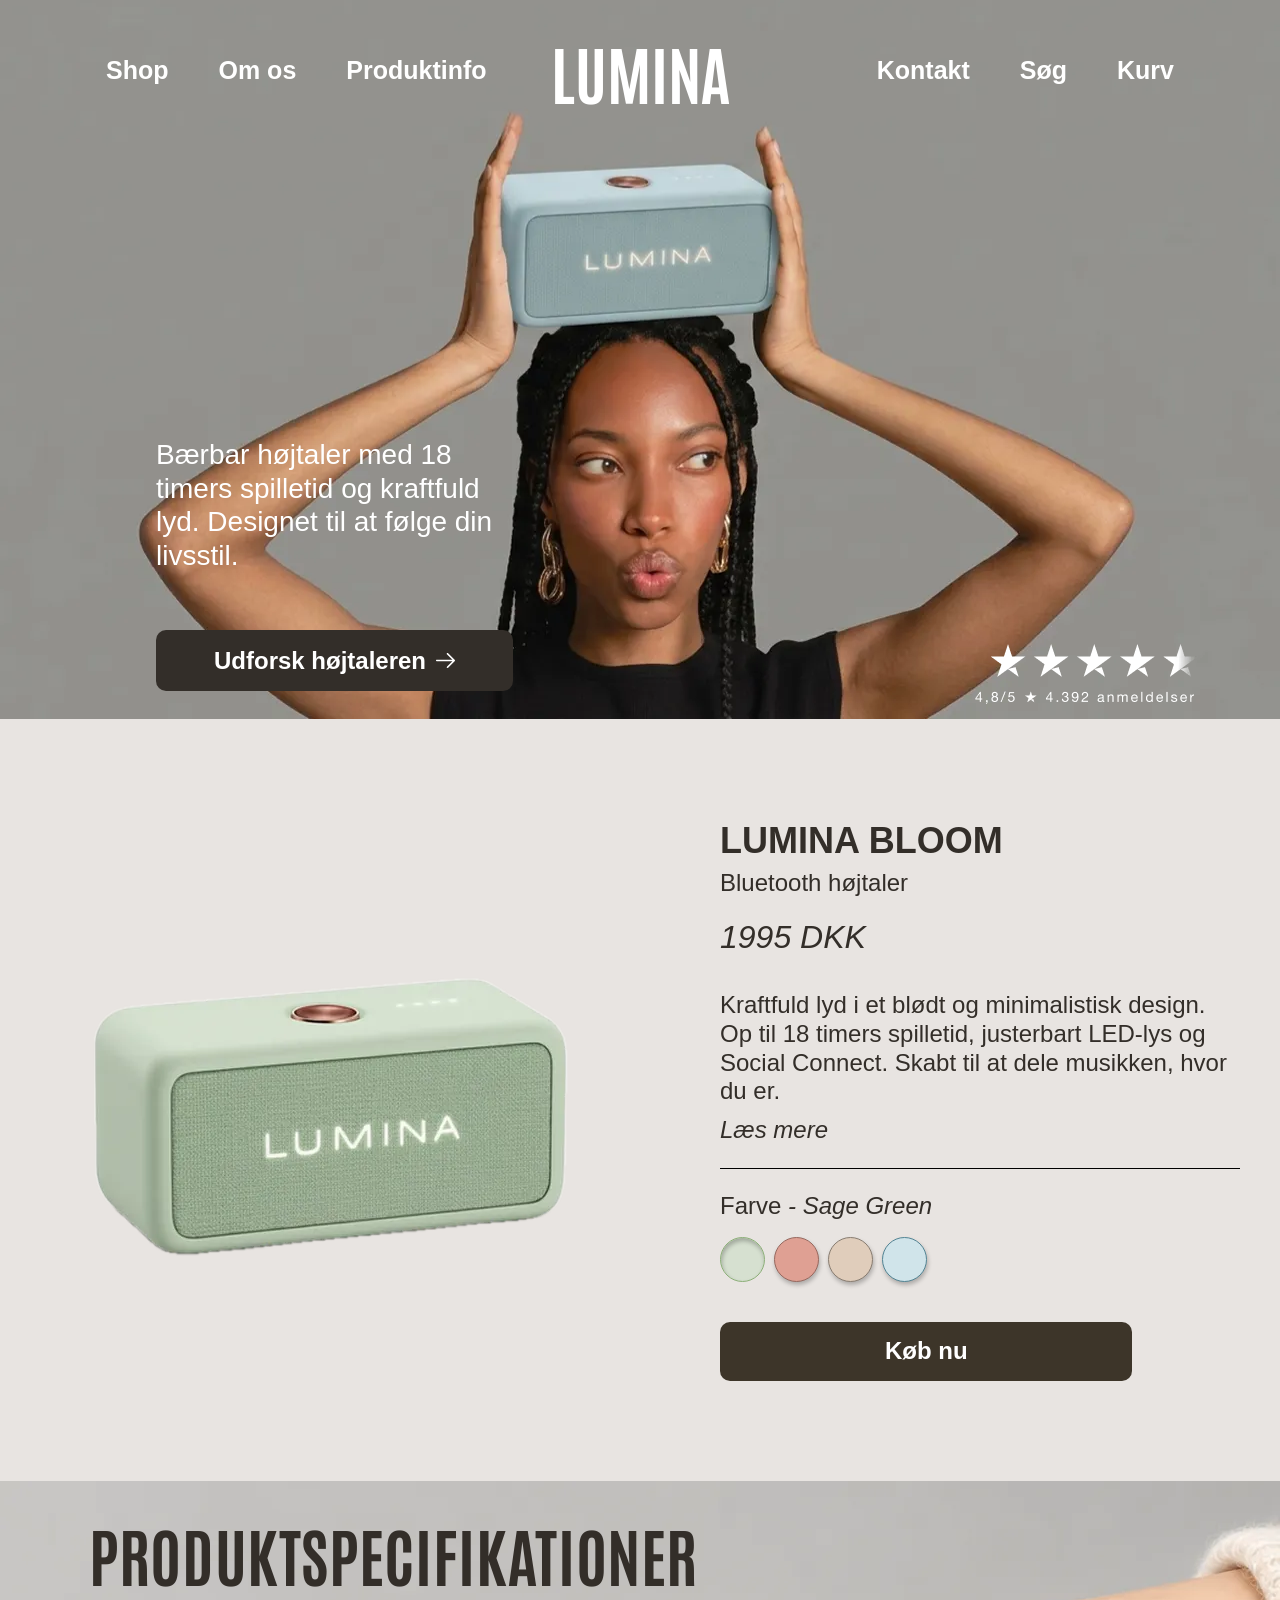
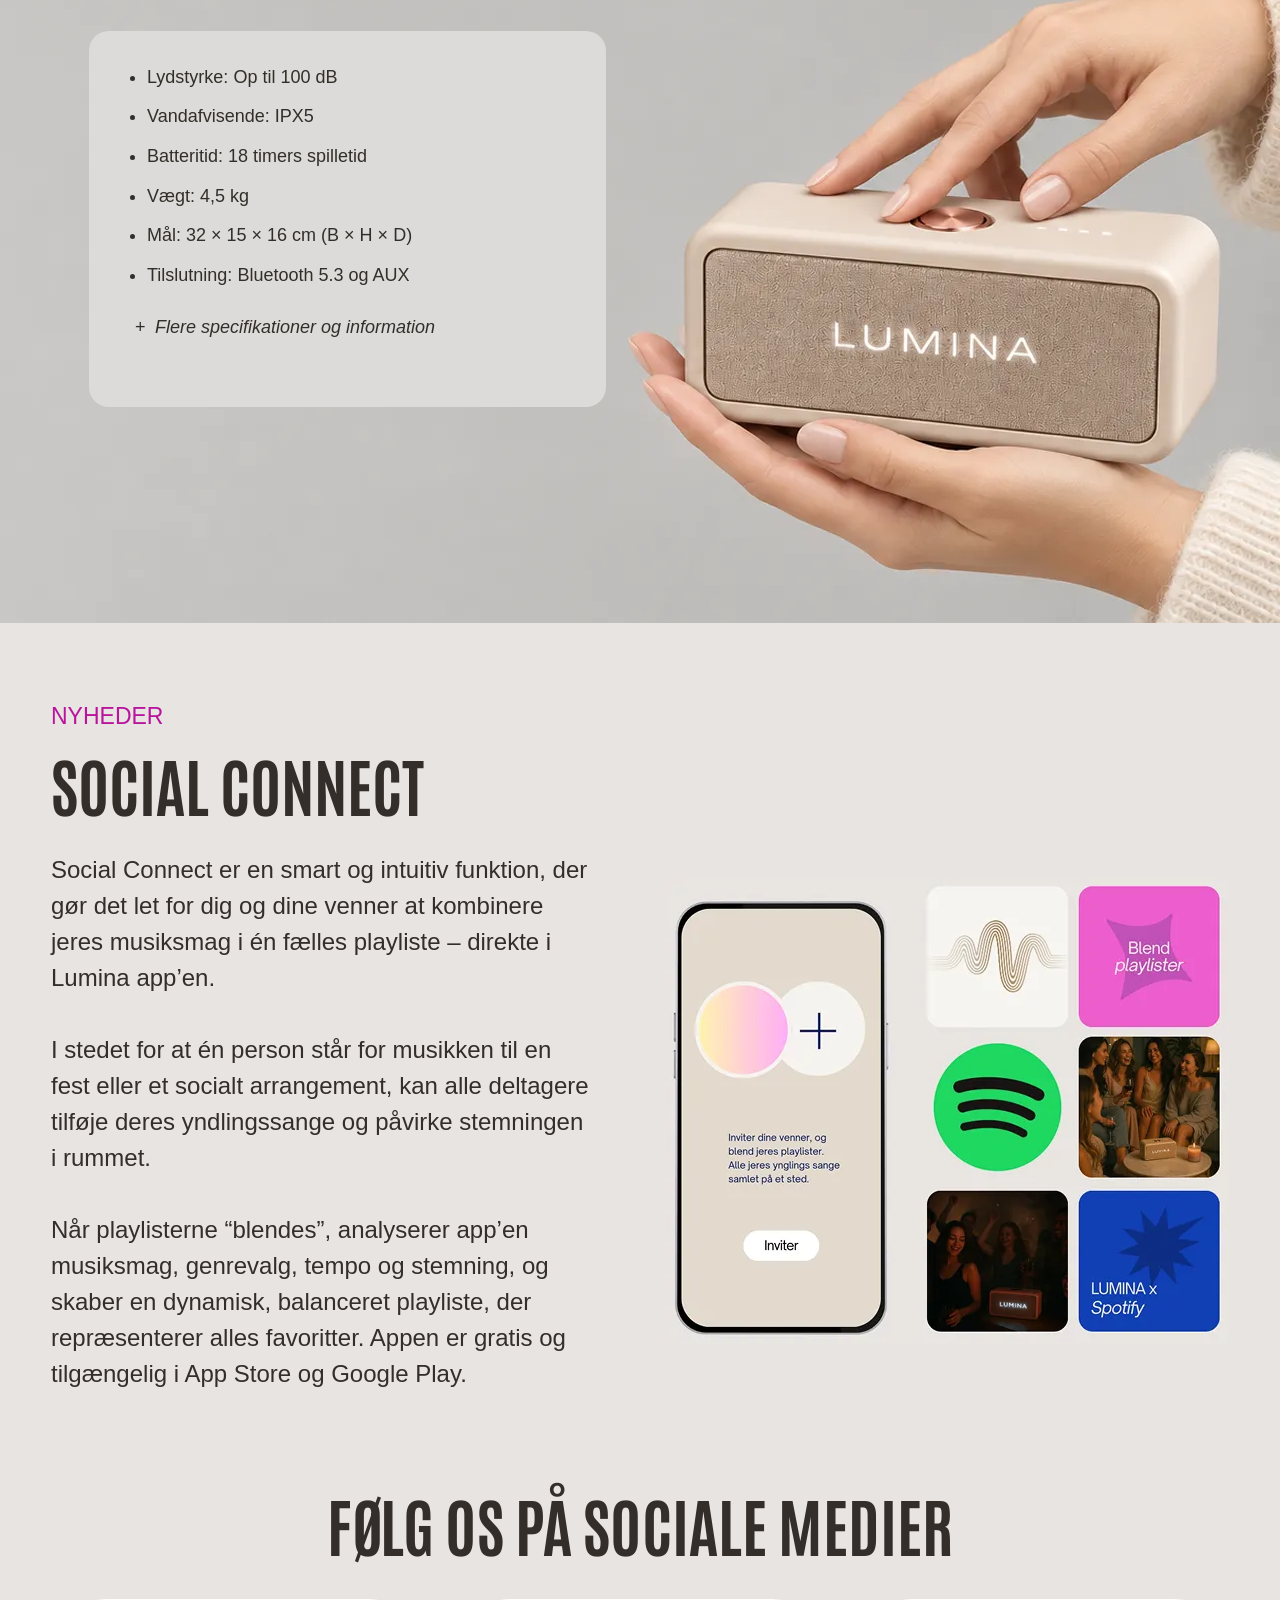
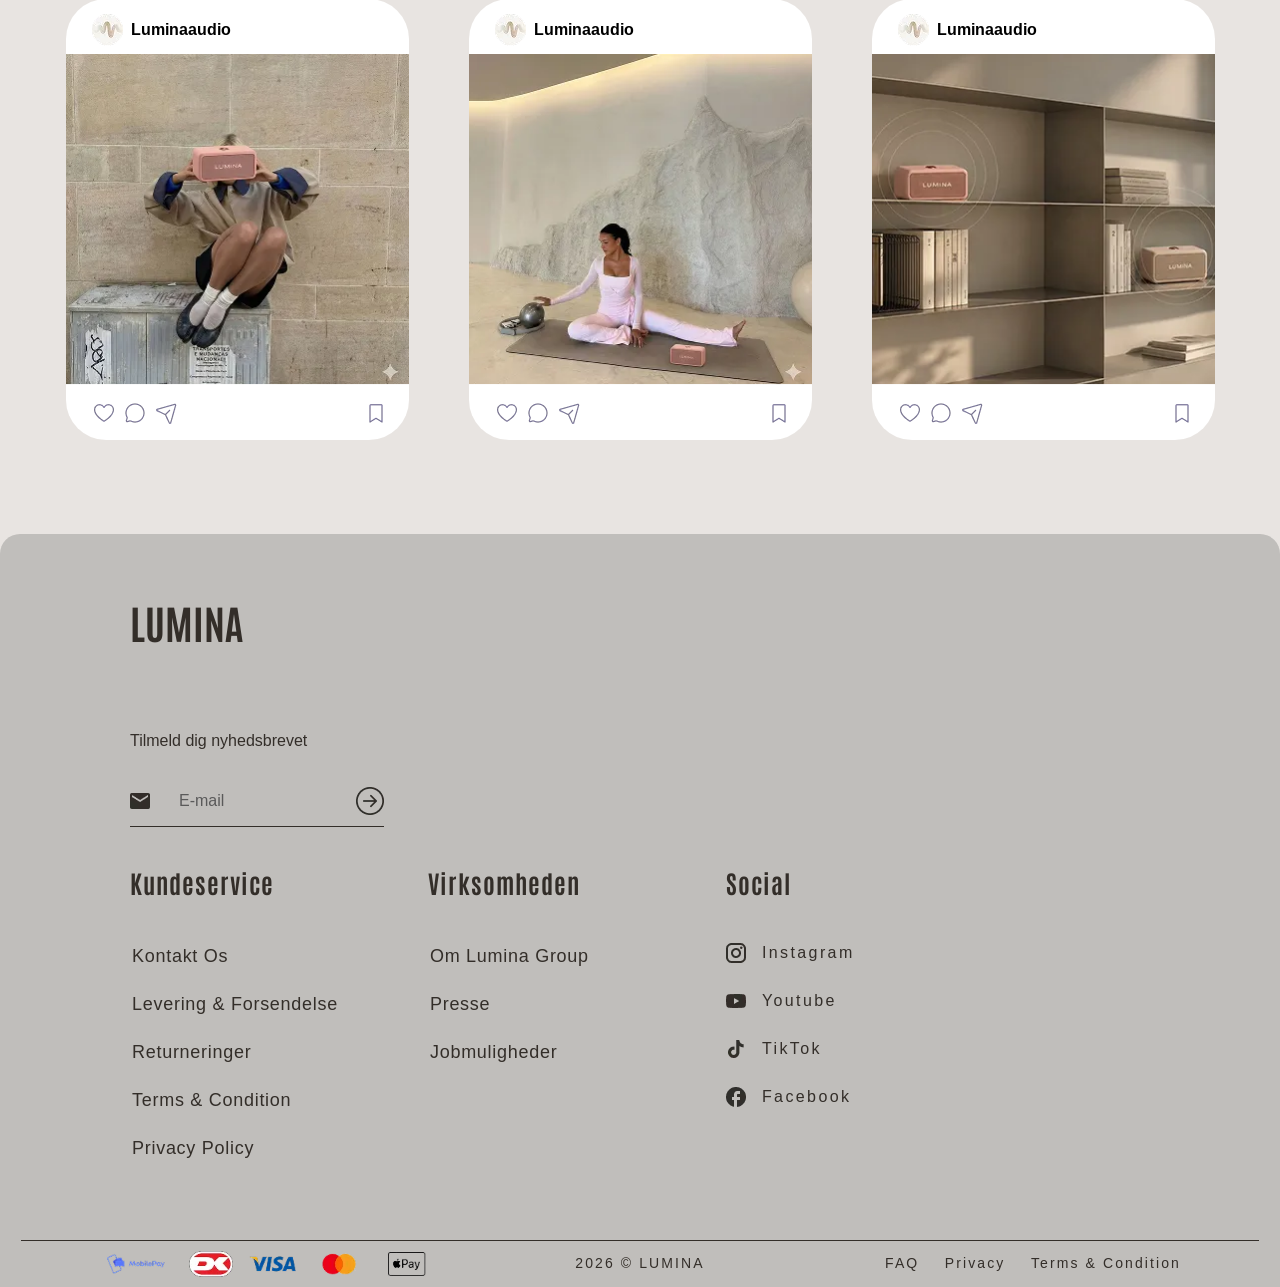
<file: index.html>
<!DOCTYPE html>
<html lang="da">
<head>
    <meta charset="UTF-8">
    <meta name="viewport" content="width=device-width, initial-scale=1.0">
    <title>Lumina Bloom – bærbar Bluetooth-højtaler | Lumina</title>
    <link href="https://fonts.googleapis.com/css2?family=Antonio:wght@700&family=Arimo:wght@700&family=Inter:wght@400;600&display=swap" rel="stylesheet">
    <link rel="stylesheet" href="styles.css">
</head>
<body>
    <!-- Første element på siden: lader tastatur- og skærmlæserbrugere springe naven over -->
    <a href="#main" class="skip-link">Spring til indhold</a>

    <header>
        <nav aria-label="Hovedmenu">
            <div class="nav-links">
                <a href="#shop">Shop</a>
                <a href="about.html">Om os</a>
                <a href="#produktinfo">Produktinfo</a>
            </div>
            <a href="index.html" class="logo" aria-label="Lumina, til forsiden">LUMINA</a>
            <div class="nav-links nav-links-right">
                <a href="#kontakt">Kontakt</a>
                <button type="button" class="search-toggle" aria-expanded="false" aria-controls="search-panel">Søg</button>
                <button type="button" class="cart-toggle" aria-expanded="false" aria-controls="cart-panel">
                    Kurv<span class="cart-count" id="cart-count"></span>
                </button>
            </div>
        </nav>
    </header>

    <!-- SØGNING: 40 % sort baggrund over siden med en aflang boks under logoet.
         Lukkes ved klik udenfor boksen eller Escape -->
    <div class="search-panel" id="search-panel" hidden>
        <div class="search-box">
            <form class="search-form" role="search">
                <label for="search-input" class="visually-hidden">Søg på siden</label>
                <input type="search" id="search-input" placeholder="Hvad leder du efter?" autocomplete="off">
                <button type="submit" class="search-submit">Søg</button>
            </form>
            <p class="search-status" id="search-status" role="status"></p>
        </div>
    </div>

    <!-- KURV: panel i højre side. Lukkes ved klik udenfor, luk-knappen eller Escape -->
    <div class="cart-panel" id="cart-panel" role="dialog" aria-labelledby="cart-title" hidden>
        <div class="cart-header">
            <h2 class="cart-title" id="cart-title" tabindex="-1">Kurv</h2>
            <button type="button" class="cart-close" aria-label="Luk kurven">×</button>
        </div>
        <p class="cart-empty">Din kurv er tom.</p>
        <ul class="cart-items" id="cart-items"></ul>
        <p class="cart-total" id="cart-total" hidden></p>
    </div>

    <main id="main" tabindex="-1">

    <!-- HERO -->
    <section class="hero" id="top" aria-labelledby="hero-title">
        <h1 class="description" id="hero-title">
            Bærbar højtaler med 18<br>
            timers spilletid og kraftfuld<br>
            lyd. Designet til at følge din<br>
            livsstil.
        </h1>

        <a href="#shop" class="cta-btn">
            Udforsk højtaleren
            <img src="images/pil.webp" alt="">
        </a>

        <img src="images/Trustpilot.webp" alt="Trustpilot" class="hero-trustpilot">
    </section>

    <!-- PRODUKT-CARD -->
    <article class="feature-card" id="shop" aria-labelledby="feature-title">
        <!-- Billedbeskrivelsen står i figcaption (kun for skærmlæsere) i stedet for alt,
             så farvenavnet kan markeres som engelsk og udtales rigtigt.
             Beskrivelsen skifter med farven, se initColorSwatches i script.js -->
        <figure class="feature-image">
            <img src="images/sagegreen.webp" alt="" id="feature-img">
            <figcaption class="visually-hidden">
                Billede af Lumina Bloom højtaler i farven <span lang="en" id="feature-img-color">Sage Green</span>
            </figcaption>
        </figure>

        <div class="feature-content">
            <!-- Overskrift + undertitel hører sammen -->
            <hgroup>
                <h2 class="feature-title" id="feature-title">Lumina Bloom</h2>
                <p class="feature-subtitle">Bluetooth højtaler</p>
            </hgroup>

            <p class="feature-price"><span class="visually-hidden">Pris: </span>1995 DKK</p>

            <p class="feature-text">
                Kraftfuld lyd i et blødt og minimalistisk design. Op til 18 timers spilletid, justerbart LED-lys og Social Connect. Skabt til at dele musikken, hvor du er.
            </p>
            <!-- Link (ikke knap), da den fører et andet sted hen på siden -->
            <a href="#produktinfo" class="feature-read-more">
                Læs mere<span class="visually-hidden"> om Lumina Bloom</span>
            </a>

            <hr class="feature-line" aria-hidden="true">

            <!-- Farvevælger: radioknapper, så skærmlæsere siger fx "Dusty Rose, valgt, 2 af 4" -->
            <fieldset class="color-picker">
                <legend class="feature-color">
                    <span class="feature-color-label">Farve</span>
                    <span class="feature-color-name">- <span lang="en" id="feature-color-name">Sage Green</span></span>
                </legend>

                <div class="color-swatches">
                    <label class="swatch swatch-green">
                        <input type="radio" name="farve" value="Sage Green" data-image="images/sagegreen.webp" checked>
                        <span class="visually-hidden" lang="en">Sage Green</span>
                    </label>
                    <label class="swatch swatch-rose">
                        <input type="radio" name="farve" value="Dusty Rose" data-image="images/dustyrose.webp">
                        <span class="visually-hidden" lang="en">Dusty Rose</span>
                    </label>
                    <label class="swatch swatch-white">
                        <input type="radio" name="farve" value="Moonlight White" data-image="images/moonlightwhite.webp">
                        <span class="visually-hidden" lang="en">Moonlight White</span>
                    </label>
                    <label class="swatch swatch-lavender">
                        <input type="radio" name="farve" value="Lavender Mist" data-image="images/lavendermist.webp">
                        <span class="visually-hidden" lang="en">Lavender Mist</span>
                    </label>
                </div>
            </fieldset>

            <button type="button" class="feature-buy">
                Køb nu<span class="visually-hidden"> – Lumina Bloom</span>
            </button>
        </div>
    </article>

    <!-- PRODUKTSPECIFIKATIONER -->
    <section class="specs-section" id="produktinfo" aria-labelledby="specs-title">
        <h2 class="specs-title" id="specs-title">Produktspecifikationer</h2>

        <div class="specs-box">
            <ul class="specs-list">
                <li><span class="spec-label">Lydstyrke:</span> Op til 100 dB</li>
                <li><span class="spec-label">Vandafvisende:</span> IPX5</li>
                <li><span class="spec-label">Batteritid:</span> 18 timers spilletid</li>
                <li><span class="spec-label">Vægt:</span> 4,5 kg</li>
                <li><span class="spec-label">Mål:</span> 32 × 15 × 16 cm <span aria-hidden="true">(B × H × D)</span><span class="visually-hidden">(bredde × højde × dybde)</span></li>
                <li><span class="spec-label">Tilslutning:</span> Bluetooth 5.3 og AUX</li>
            </ul>

            <!-- aria-expanded fortæller skærmlæsere om listen er åben eller lukket -->
            <button type="button" class="specs-toggle" aria-expanded="false" aria-controls="specs-more">
                <span class="specs-toggle-icon" aria-hidden="true">+</span>
                Flere specifikationer og information
            </button>

            <ul class="specs-list specs-more" id="specs-more" hidden>
                <li>Højtaleren er med bløde former og stofbeklædt front</li>
                <li>Subtile LED-lys der følger musikken.</li>
                <li>LED-lystemaet kan ændres i appen</li>
                <li>Kan parre op til 3 andre LUMINA One enheder.</li>
                <li>USB-C oplader medfølger.</li>
            </ul>
        </div>
    </section>

    <!-- SOCIAL CONNECT -->
    <section class="social-connect" aria-labelledby="social-connect-title">
        <div class="social-connect-text">
            <!-- "Nyheder" er en lille label over overskriften, derfor i hgroup -->
            <hgroup>
                <p class="social-connect-label">Nyheder</p>
                <h2 class="social-connect-title" id="social-connect-title">Social Connect</h2>
            </hgroup>

            <p>Social Connect er en smart og intuitiv funktion, der gør det let for dig og dine venner at kombinere jeres musiksmag i én fælles playliste – direkte i Lumina app’en.</p>

            <p>I stedet for at én person står for musikken til en fest eller et socialt arrangement, kan alle deltagere tilføje deres yndlingssange og påvirke stemningen i rummet.</p>

            <p>Når playlisterne “blendes”, analyserer app’en musiksmag, genrevalg, tempo og stemning, og skaber en dynamisk, balanceret playliste, der repræsenterer alles favoritter. Appen er gratis og tilgængelig i App Store og Google Play.</p>
        </div>

        <img src="images/socialconnect.webp" class="social-connect-image"
             alt="Lumina-appen: invitér venner og blend jeres playlister, også med Spotify">
    </section>

    <!-- FØLG OS PÅ SOCIALE MEDIER -->
    <section class="social-section" aria-labelledby="social-title">
        <h2 class="social-title" id="social-title">Følg os på sociale medier</h2>

        <ul class="social-cards">
            <li class="social-card">
                <div class="social-card-header">
                    <img src="images/logo.webp" alt="" class="social-card-logo">
                    <span class="social-card-name">Luminaaudio</span>
                </div>
                <img src="images/social1.webp" alt="Person sidder på en kasse foran en stenmur og holder en rosa Lumina-højtaler foran ansigtet" class="social-card-image">
                <!-- Ikonerne er kun pynt og skjules for skærmlæsere -->
                <div class="social-card-icons" aria-hidden="true">
                    <div class="social-card-actions">
                        <img src="images/hjerte.webp" alt="">
                        <img src="images/chat.webp" alt="">
                        <img src="images/send.webp" alt="">
                    </div>
                    <img src="images/gem.webp" alt="">
                </div>
            </li>

            <li class="social-card">
                <div class="social-card-header">
                    <img src="images/logo.webp" alt="" class="social-card-logo">
                    <span class="social-card-name">Luminaaudio</span>
                </div>
                <img src="images/social2.webp" alt="Kvinde på yogamåtte i et lyst rum med en rosa Lumina-højtaler ved siden af" class="social-card-image">
                <!-- Ikonerne er kun pynt og skjules for skærmlæsere -->
                <div class="social-card-icons" aria-hidden="true">
                    <div class="social-card-actions">
                        <img src="images/hjerte.webp" alt="">
                        <img src="images/chat.webp" alt="">
                        <img src="images/send.webp" alt="">
                    </div>
                    <img src="images/gem.webp" alt="">
                </div>
            </li>

            <li class="social-card">
                <div class="social-card-header">
                    <img src="images/logo.webp" alt="" class="social-card-logo">
                    <span class="social-card-name">Luminaaudio</span>
                </div>
                <img src="images/social3.webp" alt="To Lumina-højtalere på en reol mellem bøger i varmt sollys" class="social-card-image">
                <!-- Ikonerne er kun pynt og skjules for skærmlæsere -->
                <div class="social-card-icons" aria-hidden="true">
                    <div class="social-card-actions">
                        <img src="images/hjerte.webp" alt="">
                        <img src="images/chat.webp" alt="">
                        <img src="images/send.webp" alt="">
                    </div>
                    <img src="images/gem.webp" alt="">
                </div>
            </li>
        </ul>
    </section>

    </main>

    <footer id="kontakt">
      <div class="footer-top">
        <!-- NYHEDSBREV -->
        <div class="footer-newsletter">
            <p class="footer-logo">Lumina</p>

            <form class="newsletter-form" aria-labelledby="newsletter-title">
                <h2 class="newsletter-title" id="newsletter-title">Tilmeld dig nyhedsbrevet</h2>

                <div class="newsletter-field">
                    <img src="images/mail.webp" alt="" class="newsletter-icon">
                    <!-- Label kun for skærmlæsere; placeholderen "E-mail" er den synlige tekst -->
                    <label for="newsletter-email" class="visually-hidden">E-mail</label>
                    <input type="email" id="newsletter-email" name="email"
                           placeholder="E-mail" autocomplete="email" required
                           aria-describedby="newsletter-hint">
                    <span id="newsletter-hint" class="visually-hidden">Skriv din e-mailadresse for at tilmelde dig nyhedsbrevet</span>
                    <button type="submit" class="newsletter-submit">
                        <img src="images/sendknap.webp" alt="Tilmeld">
                    </button>
                </div>

                <!-- Skærmlæsere får besked her, når e-mailen er sendt -->
                <p class="visually-hidden" role="status" id="newsletter-status"></p>
            </form>
        </div>

        <!-- De tre link-afsnit samlet i højre side -->
        <div class="footer-nav-group">
        <!-- KUNDESERVICE: links i en navigation, så skærmlæsere kan finde dem som landmark -->
        <nav class="footer-links" aria-labelledby="footer-service-title">
            <h2 class="footer-links-title" id="footer-service-title">Kundeservice</h2>
            <ul>
                <li><a href="#">Kontakt Os</a></li>
                <li><a href="#">Levering &amp; Forsendelse</a></li>
                <li><a href="#">Returneringer</a></li>
                <li><a href="#" lang="en">Terms &amp; Condition</a></li>
                <li><a href="#" lang="en">Privacy Policy</a></li>
            </ul>
        </nav>

        <!-- VIRKSOMHEDEN -->
        <nav class="footer-links" aria-labelledby="footer-company-title">
            <h2 class="footer-links-title" id="footer-company-title">Virksomheden</h2>
            <ul>
                <li><a href="#">Om Lumina Group</a></li>
                <li><a href="#">Presse</a></li>
                <li><a href="#">Jobmuligheder</a></li>
            </ul>
        </nav>

        <!-- SOCIAL: ikon + tekst er ét link pr. linje. Ikonerne har tom alt, da teksten er navnet -->
        <nav class="footer-social" aria-labelledby="footer-social-title">
            <h2 class="footer-links-title footer-social-title" id="footer-social-title">Social</h2>
            <ul>
                <li><a href="https://www.instagram.com" lang="en"><span class="footer-social-icon"><img src="images/instaicon.webp" alt=""></span>Instagram</a></li>
                <li><a href="https://www.youtube.com" lang="en"><span class="footer-social-icon"><img src="images/yticon.webp" alt=""></span>Youtube</a></li>
                <li><a href="https://www.tiktok.com" lang="en"><span class="footer-social-icon"><img src="images/tiktokicon.webp" alt=""></span>TikTok</a></li>
                <li><a href="https://www.facebook.com" lang="en"><span class="footer-social-icon"><img src="images/fbicon.webp" alt=""></span>Facebook</a></li>
            </ul>
        </nav>
        </div>
      </div>

        <!-- Skillelinje i footeren (kun pynt) -->
        <hr class="footer-divider" aria-hidden="true">

        <!-- Nederste række: betalingslogoer til venstre, copyright i midten -->
        <div class="footer-bottom">
            <!-- Betalingsmuligheder: logoerne fortæller hvordan man kan betale, derfor alt-tekst -->
            <ul class="payment-icons" aria-label="Betalingsmuligheder">
                <li><img src="images/mobilepay.webp" alt="MobilePay" width="74" height="46"></li>
                <li><img src="images/dk.webp" alt="Dankort" width="44" height="26"></li>
                <li><img src="images/visa.webp" alt="Visa" width="47" height="26"></li>
                <li><img src="images/mastercard.webp" alt="Mastercard" width="54" height="35"></li>
                <li><img src="images/applepay.webp" alt="Apple Pay" lang="en" width="47" height="36"></li>
            </ul>

            <p class="footer-copyright">2026 © Lumina</p>

            <nav class="footer-legal" aria-label="Hjælp og vilkår">
                <ul>
                    <li><a href="#" lang="en">FAQ</a></li>
                    <li><a href="#" lang="en">Privacy</a></li>
                    <li><a href="#" lang="en">Terms &amp; Condition</a></li>
                </ul>
            </nav>
        </div>

    </footer>
  
    <!-- TILBAGE TIL TOPPEN: vises først, når man har scrollet forbi hero-sektionen -->
    <a href="#top" class="back-to-top" aria-label="Tilbage til toppen">
        <img src="images/pil.webp" alt="">
    </a>

    <script src="script.js"></script>
    
 </body>
</html>
</file>
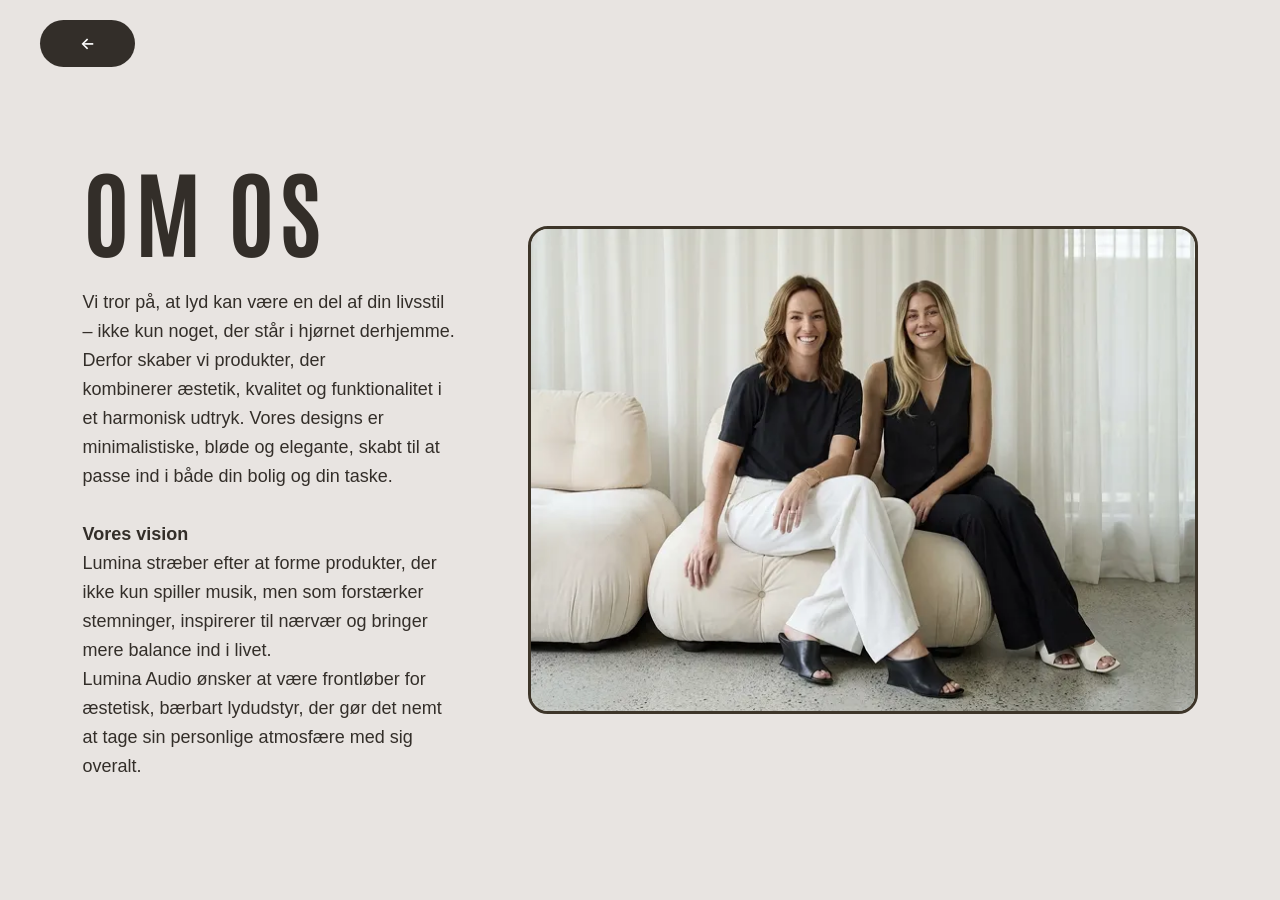
<file: about.html>
<!DOCTYPE html>
<html lang="da">
<head>
    <meta charset="UTF-8" />
    <meta name="viewport" content="width=device-width, initial-scale=1.0" />
    <link href="https://fonts.googleapis.com/css2?family=Antonio:wght@700&family=Inter:wght@400;600&display=swap" rel="stylesheet" />
    <link rel="stylesheet" href="styles.css" />
    <script src="script.js" defer></script>
    <title>Om os – Lumina</title>
</head>
<body>
    <!-- Link (ikke knap), da den fører til en anden side -->
    <a href="index.html" class="back-btn" aria-label="Tilbage til forsiden"><span aria-hidden="true">&#8592;</span></a>

    <main class="about-container">

        <!-- TEKST: X 106 / Y 141, 375 px bred -->
        <div class="about-text">
            <h1 class="about-title">Om os</h1>

            <p>
                Vi tror på, at lyd kan være en del af din livsstil<br>
                – ikke kun noget, der står i hjørnet derhjemme.<br>
                Derfor skaber vi produkter, der<br>
                kombinerer æstetik, kvalitet og funktionalitet i<br>
                et harmonisk udtryk. Vores designs er<br>
                minimalistiske, bløde og elegante, skabt til at<br>
                passe ind i både din bolig og din taske.
            </p>

            <h2 class="about-subtitle">Vores vision</h2>
            <p>
                Lumina stræber efter at forme produkter, der<br>
                ikke kun spiller musik, men som forstærker<br>
                stemninger, inspirerer til nærvær og bringer<br>
                mere balance ind i livet.<br>
                Lumina Audio ønsker at være frontløber for<br>
                æstetisk, bærbart lydudstyr, der gør det nemt<br>
                at tage sin personlige atmosfære med sig<br>
                overalt.
            </p>
        </div>

        <!-- BILLEDE: 70 px fra teksten, begge centreret i højden -->
        <img src="images/omos.webp" class="about-image"
             alt="To smilende kvinder sidder på en lys sofa i et lyst rum med hvide gardiner">
    </main>
</body>
</html>
</file>
<file: styles.css>
/* Tekst kun for skærmlæsere: usynlig på skærmen, men bliver læst op */
.visually-hidden {
  position: absolute;
  width: 1px;
  height: 1px;
  padding: 0;
  margin: -1px;
  overflow: hidden;
  clip: rect(0, 0, 0, 0);
  white-space: nowrap;
  border: 0;
}

/* Blød scroll til ankerlinks, men ikke for brugere der har slået animationer fra */
@media (prefers-reduced-motion: no-preference) {
  html { scroll-behavior: smooth; }
}

html, body {
  margin: 0;
  padding: 0;
}

/* Kun body har overflow-x, og ingen fast højde på html/body.
   Ellers bliver body sin egen scroll-boks inde i siden, og siden kan scrolle videre efter footeren. */
body {
  display: flex;
  flex-direction: column;
  min-height: 100vh;
  padding: 20px 40px 0;
  overflow-x: hidden; /* Skjuler vandret scroll fra sektionerne i fuld bredde (100vw) */
}

        /* --- Header / Navigation --- */
        header {
            display: flex;
            justify-content: space-between;
            align-items: center;
            padding: 30px 40px 10px;
            /* Ligger oven på hero-billedet, starter i sidens øverste venstre hjørne */
            position: absolute;
            top: 0;
            left: 0;
            right: 0;
            z-index: 10;
        }

        header nav {
            display: flex;
            justify-content: center;
            align-items: center;
            gap: 15px;
            width: 100%;
        }

        .logo {
            font-family: 'Antonio', sans-serif;
            font-weight: 700;
            font-size: 64px;
            color: #FFFFFF;
            text-decoration: none;
        }

        /* Links i venstre side: X 106, Y 59, 475 x 23 px */
        .nav-links {
            position: absolute;
            left: 106px;
            top: 59px;
            width: 475px;
            height: 23px;
            display: flex;
            align-items: center;
            gap: 50px;
        }

        /* Højre side: spejler venstre side med samme afstand til kanten */
        .nav-links-right {
            left: auto;
            right: 106px;
            width: auto;
            justify-content: flex-end;
        }

        .nav-links a,
        .nav-links button {
            background: none;
            border: none;
            padding: 0;
            cursor: pointer;
            font-family: 'Helvetica Neue', Helvetica, Arial, sans-serif;
            font-weight: 700;
            font-size: 25px;
            line-height: 23px;
            color: #FFFFFF;
            text-decoration: none;
            white-space: nowrap;
        }

        /* Streg under ved hover og tastaturfokus (ikke logoet) */
        .nav-links a:hover,
        .nav-links button:hover,
        .nav-links a:focus-visible,
        .nav-links button:focus-visible {
            text-decoration: underline;
            text-underline-offset: 5px;
            text-decoration-thickness: 2px;
        }

        .nav-links a:focus-visible,
        .nav-links button:focus-visible {
            outline: 2px solid #FFFFFF;
            outline-offset: 4px;
            border-radius: 2px;
        }

        /* --- Hero-sektionen --- */
        .hero {
            display: flex;
            flex-direction: column;
            align-items: center;
            width: 100vw;
            margin-left: calc(-50vw + 50%);
            margin-right: calc(-50vw + 50%);
            margin-top: -20px; /* Ophæver body'ens top-padding, så billedet starter helt oppe */
            position: relative; /* Så .description kan placeres ud fra heroens øverste venstre hjørne */
            /* Billedets højde (832/1280 af bredden) minus 3 cm, som skæres af i toppen */
            min-height: calc(100vw * 832 / 1280 - 3cm);
            padding: 140px 20px 60px; /* Plads til naven øverst */
            /* Billedet i fuld bredde, forankret i bunden så toppen skæres af; farven matcher billedets grå baggrund */
            background: #939190 url('images/Hero.webp') bottom center / 100% auto no-repeat;
        }

/* --- Text and CTA --- */
        /* Hero-tekst i venstre side: X 156, Y 438 */
        .description {
            position: absolute;
            left: 156px;
            top: 438px;
            font-family: 'Helvetica Neue', Helvetica, Arial, sans-serif;
            font-weight: 400;
            font-size: 28px;
            line-height: 1.2;
            text-align: left;
            color: #FFFFFF;
        }

        /* CTA under hero-teksten: X 156, Y 630, 357 x 61 px */
        .cta-btn {
            position: absolute;
            left: 156px;
            top: 630px;
            width: 357px;
            height: 61px;
            padding: 16px 70px;
            display: inline-flex;
            align-items: center;
            justify-content: center;
            gap: 10px;
            white-space: nowrap;
            background-color: #332E29;
            color: #FFFFFF;
            font-family: 'Helvetica Neue', Helvetica, Arial, sans-serif;
            font-weight: 700;
            font-size: 24px;
            text-decoration: none;
            border: none;
            border-radius: 10px;
            cursor: pointer;
            transition: background-color 0.3s;
        }

        .cta-btn img {
            width: 19px;
            height: 15px;
        }

        /* Trustpilot nederst i højre hjørne af heroen.
           Designets X 1135 / Y 748 på en 1440 px bred side = 66 px fra højre kant og 2 px fra bunden */
        .hero-trustpilot {
            position: absolute;
            right: 66px;
            bottom: 2px;
            width: 239px;
            height: 73px;
        }

        /* Kun baggrundsfarven fader til 50 %, teksten forbliver fuldt synlig */
        .cta-btn:hover {
            background-color: rgba(51, 46, 41, 0.5);   /* #332E29 ved 50 % */
        }

        .feature-buy:hover {
            background-color: rgba(61, 53, 41, 0.5);   /* #3D3529 ved 50 % */
        }

        /* --- Produkt-card under hero (1255 x 586) ---
           Positionerne fra designet er målt fra cardets øverste venstre hjørne:
           billede 586 px + gap 94 px = højre kolonne starter på X 680.
           Afstandene mellem elementerne er regnet ud fra Y-værdierne. */
        .feature-card {
            display: grid;
            grid-template-columns: 586px 1fr;
            column-gap: 94px;
            align-items: center;
            width: 100%;
            max-width: 1255px;
            min-height: 586px;
            margin: 80px auto;
            color: #332E29;
        }

        .feature-image img {
            display: block;
            width: 100%;
            height: auto;
        }

        .feature-content {
            display: flex;
            flex-direction: column;
            align-items: flex-start;
            padding: 20px 0;
            line-height: 1.2;
        }

        /* Overskriver den generelle `* { font-family: Inter }` */
        .feature-content,
        .feature-content * {
            font-family: 'Helvetica Neue', Helvetica, Arial, sans-serif;
        }

        /* Alt i højre kolonne flugter i venstre kant (X 680) */
        .feature-title,
        .feature-subtitle,
        .feature-price,
        .feature-text,
        .feature-read-more,
        .feature-color {
            color: #332E29;
        }

        .feature-title {
            text-transform: uppercase; /* Skrevet "Lumina Bloom" i HTML, så skærmlæsere ikke staver det */
            font-weight: 700;
            font-size: 36px;
        }

        .feature-subtitle {
            margin-top: 7px;
            font-weight: 500;
            font-size: 24px;
        }

        .feature-price {
            margin-top: 20px;
            font-style: italic;
            font-weight: 400;
            font-size: 32px;
        }

        .feature-text {
            margin-top: 35px;
            font-weight: 300;
            font-size: 24px;
        }

        .feature-read-more {
            margin-top: 10px;
            background: none;
            border: none;
            padding: 0;
            cursor: pointer;
            font-style: italic;
            font-weight: 300;
            font-size: 24px;
            line-height: 1.2;
            text-decoration: none;
        }

        /* Streg under ved hover og tastaturfokus */
        .feature-read-more:hover,
        .feature-read-more:focus-visible {
            text-decoration: underline;
            text-underline-offset: 4px;
        }

        /* Streg: X 680, 575 px lang, 0.5 px sort */
        .feature-line {
            width: 100%;
            margin-top: 23px;
            border: none;
            border-top: 0.5px solid #000000;
        }

        .feature-color {
            margin-top: 0;
            font-size: 24px;
        }

        .feature-color-label {
            font-weight: 500;
        }

        .feature-color-name {
            font-style: italic;
            font-weight: 100;
        }

        /* Fire cirkler på 45 x 45 med 9 px mellemrum */
        .color-swatches {
            display: flex;
            gap: 9px;
            margin-top: 16px;
        }

        /* Fieldset uden browserens standard-ramme */
        .color-picker {
            border: none;
            padding: 0;
            margin: 23px 0 0; /* Samme afstand til stregen som fra "Læs mere" til stregen */
            min-width: 0;
        }

        .color-picker legend {
            padding: 0;
        }

        .swatch {
            position: relative;
            display: block;
            width: 45px;
            height: 45px;
            border-radius: 50%;
            border: 1px solid;
            cursor: pointer;
            box-shadow: 1px 3px 4px rgba(0, 0, 0, 0.25);
        }

        /* Selve radioknappen skjules visuelt, men kan stadig bruges med tastatur og skærmlæser */
        .swatch input {
            position: absolute;
            opacity: 0;
            width: 1px;
            height: 1px;
            margin: 0;
        }

        /* Valgt cirkel: inner shadow i stedet for drop shadow */
        .swatch:has(input:checked) {
            box-shadow: inset 1px 3px 4px rgba(0, 0, 0, 0.25);
        }

        /* Tydelig fokus-ring når man bruger tastatur */
        .swatch:has(input:focus-visible) {
            outline: 2px solid #332E29;
            outline-offset: 3px;
        }

        .swatch-green    { background-color: #D6E0D0; border-color: #8CAF78; }
        .swatch-rose     { background-color: #DFA093; border-color: #97685E; }
        .swatch-white    { background-color: #E0CDBB; border-color: #897D71; }
        .swatch-lavender { background-color: #D0E4EA; border-color: #528494; }

        /* Køb nu: 412 x 59 */
        .feature-buy {
            margin-top: 40px;
            width: 412px;
            height: 59px;
            padding: 15px 165px;
            border: none;
            border-radius: 10px;
            background-color: #3D3529;
            color: #FFFFFF;
            font-weight: 700;
            font-size: 24px;
            white-space: nowrap;
            cursor: pointer;
            transition: background-color 0.3s;
        }

        @media (max-width: 1100px) {
            .feature-card {
                grid-template-columns: 1fr;
                row-gap: 40px;
                min-height: 0;
            }
            .feature-image img {
                max-width: 586px;
                margin: 0 auto;
            }
            .feature-buy {
                width: 100%;
                max-width: 412px;
                padding: 15px;
            }
        }

        /* --- Responsivitet (Mobil) --- */
        @media (max-width: 768px) {
            header { flex-direction: column; gap: 20px; }
            .hero { padding-top: 220px; }
            .description { position: static; font-size: 20px; margin-bottom: 25px; }
            .cta-btn { position: static; width: auto; height: auto; padding: 14px 32px; font-size: 18px; }
            .hero-trustpilot { position: static; width: 180px; height: auto; margin-top: 30px; }
            header nav { flex-wrap: wrap; justify-content: center; }
            .nav-links { position: static; width: auto; height: auto; gap: 24px; }
            .nav-links a,
            .nav-links button { font-size: 18px; }
        }
  
/* --- Produktspecifikationer --- */
/* Fuld bredde med produktinfo.webp som baggrund; højden følger billedets proportioner (1280 x 742) */
.specs-section {
    position: relative;
    width: 100vw;
    margin-left: calc(-50vw + 50%);
    margin-right: calc(-50vw + 50%);
    aspect-ratio: 1280 / 742;
    background: url('images/produktinfo.webp') center / cover no-repeat;
    color: #332E29; /* Al tekst i sektionen */
}

/* Overskrift: X 89, Y 35 i sektionen */
.specs-title {
    position: absolute;
    left: 89px;
    top: 35px;
    margin: 0;
    font-family: 'Antonio', sans-serif;
    font-weight: 700;
    font-size: 64px;
    letter-spacing: 0.01em; /* 1 % */
    line-height: 1.2;
    text-transform: uppercase; /* Skrevet med små bogstaver i HTML, så skærmlæsere ikke staver det */
    color: #332E29;
}

/* Boks: 517 x 376, #DCDBD9, 20 px runde hjørner.
   36 px padding giver listen (297 x 242) øverst og knappen på X 36 / Y 299.
   Højden er "mindst 376", så boksen vokser nedad når de ekstra punkter vises. */
.specs-box {
    position: absolute;
    left: 89px;
    top: 150px;
    width: 517px;
    min-height: 376px;
    padding: 36px;
    background-color: #DCDBD9;
    border-radius: 20px;
    color: #332E29;
}

.specs-box,
.specs-box * {
    font-family: 'Helvetica Neue', Helvetica, Arial, sans-serif;
}

/* Runde punkter foran hvert tekststykke */
.specs-list {
    list-style: disc;
    padding-left: 22px;
    font-size: 18px;
    font-weight: 400;
    line-height: 1.2;
}

.specs-list li + li {
    margin-top: 18px;
}

.spec-label {
    font-weight: 500;
}

/* Knap: 399 x 41 med 10 px padding, 21 px under listen */
.specs-toggle {
    display: flex;
    align-items: center;
    gap: 8px;
    width: 399px;
    height: 41px;
    margin-top: 21px;
    padding: 10px;
    background: none;
    border: none;
    border-radius: 10px;
    cursor: pointer;
    color: #332E29;
    font-size: 18px;
    font-weight: 300;
    font-style: italic;
    text-align: left;
}

.specs-toggle-icon {
    display: inline-block;
    width: 12px;
    font-style: normal;
}

.specs-toggle:focus-visible {
    outline: 2px solid #332E29;
    outline-offset: 2px;
}

/* Vokser en smule ved hover, så man kan se det er en knap.
   Vokser ud fra venstre kant, så teksten ikke flytter sig væk fra punkterne */
@media (prefers-reduced-motion: no-preference) {
    .specs-toggle {
        transform-origin: left center;
        transition: transform 0.2s ease;
    }

    .specs-toggle:hover {
        transform: scale(1.05);
    }
}

.specs-more {
    margin-top: 21px;
}

/* Mindre skærme: boks og overskrift i almindelig rækkefølge, så intet ryger uden for sektionen */
@media (max-width: 900px) {
    .specs-section {
        aspect-ratio: auto;
        padding: 30px 20px 40px;
    }
    .specs-title {
        position: static;
        margin-bottom: 24px;
    }
    .specs-box {
        position: static;
        width: 100%;
        max-width: 517px;
        min-height: 0;
    }
    .specs-toggle {
        width: 100%;
        height: auto;
    }
}

@media (max-width: 768px) {
    .specs-title {
        left: 20px;
        top: 20px;
        font-size: 36px;
    }
    .specs-box {
        padding: 24px;
    }
}



/* --- Social Connect ---
   Tekst (540 px) + gap 76 px + billede (562 px), centreret så der er
   lige meget luft fra teksten til venstre kant og fra billedet til højre kant. */
.social-connect {
    display: grid;
    grid-template-columns: 540px 562px;
    column-gap: 76px;
    justify-content: center;
    align-items: start;
    width: 100vw;
    margin-left: calc(-50vw + 50%);
    margin-right: calc(-50vw + 50%);
    margin-top: 80px;
    margin-bottom: 0; /* Afstanden til næste sektion styres af .social-section (94 px) */
    padding: 0 71px;
    color: #332E29;
}

.social-connect-text,
.social-connect-text * {
    font-family: 'Helvetica Neue', Helvetica, Arial, sans-serif;
}

/* "NYHEDER": Y 0 */
.social-connect-label {
    font-weight: 500;
    font-size: 23px;
    line-height: 1.2;
    text-transform: uppercase;
    color: #B8149C; /* Mørkere pink (samme farvetone som #ED5DCD): 4.59:1 i kontrast */
}

/* "SOCIAL CONNECT": Y 44 */
.social-connect-title {
    margin-top: 16px;
    font-family: 'Antonio', sans-serif;
    font-weight: 700;
    font-size: 64px;
    line-height: 1.2;
    text-transform: uppercase;
    color: #332E29;
}

/* Brødtekst: Y 150, ca. 540 px bred så linjerne brydes som i designet */
.social-connect-text > p {
    max-width: 540px;
    font-weight: 400;
    font-size: 24px;
    line-height: 1.5; /* 150 % */
    color: #332E29;
}

.social-connect-text hgroup + p {
    margin-top: 29px;
}

/* Tom linje mellem afsnittene (én linjehøjde: 24 px × 1.5) */
.social-connect-text > p + p {
    margin-top: 36px;
}

/* Billede: 175 px nede, 76 px fra teksten */
.social-connect-image {
    display: block;
    width: 100%;
    max-width: 562px;
    height: auto;
    margin-top: 175px;
}

@media (max-width: 1200px) {
    .social-connect {
        grid-template-columns: 1fr;
        row-gap: 40px;
        padding: 0 20px;
    }
    .social-connect-image {
        margin-top: 0;
    }
}

@media (max-width: 768px) {
    .social-connect-title {
        font-size: 44px;
    }
    .social-connect-text > p {
        font-size: 18px;
    }
}

/* --- Følg os på sociale medier ---
   Sektion 1149 px bred, 94 px under Social Connect.
   3 cards med 60 px mellemrum: (1149 - 2 × 60) / 3 = ca. 343 px pr. card,
   hvilket passer med billederne (344 × 332). */
.social-section {
    width: 100%;
    max-width: 1149px;
    margin: 94px auto 0;
}

.social-title {
    margin-bottom: 36px;
    font-family: 'Antonio', sans-serif;
    font-weight: 700;
    font-size: 64px;
    line-height: 1.2;
    letter-spacing: 0.14px;
    text-align: center;
    text-transform: uppercase; /* Skrevet med små bogstaver i HTML, så skærmlæsere ikke staver det */
    color: #332E29;
}

.social-cards {
    display: grid;
    grid-template-columns: repeat(3, 1fr);
    gap: 60px;
    list-style: none;
    padding: 0;
    align-items: start;
}

.social-card {
    display: flex;
    flex-direction: column;
    padding: 15px 0;
    background-color: #FFFFFF;
    border-radius: 40px;
    overflow: hidden;
}

/* Logo + navn: logo på X 26, 8 px over billedet */
.social-card-header {
    display: flex;
    align-items: center;
    gap: 8px;
    padding: 0 26px;
    margin-bottom: 8px;
}

.social-card-logo {
    width: 31px;
    height: 32px;
}

.social-card-name {
    font-family: 'Arimo', Arial, sans-serif;
    font-weight: 700;
    font-size: 16px;
    color: #000000;
}

/* Billedet i midten fylder hele cardets bredde */
.social-card-image {
    display: block;
    width: 100%;
    aspect-ratio: 344 / 332;
    object-fit: cover;
}

/* Ikoner: 16 px under billedet, hjerte/chat/send til venstre og gem til højre */
.social-card-icons {
    display: flex;
    justify-content: space-between;
    align-items: center;
    margin-top: 16px;
    padding: 0 21px 0 26px;
}

.social-card-actions {
    display: flex;
    gap: 7.95px;
}

.social-card-icons img {
    display: block;
    width: 24px;
    height: 24px;
}

@media (max-width: 1000px) {
    .social-cards {
        grid-template-columns: 1fr;
        max-width: 430px;
        margin: 0 auto;
        gap: 30px;
    }
}

@media (max-width: 768px) {
    .social-title {
        font-size: 40px;
    }
}


/* FOOTER STYLING */
/* Fylder hele skærmbredden (X 0), 505 px høj.
   Y 3805 = 94 px under "Følg os"-sektionen (Y 3131 + H 580 = 3711) */
footer {
  position: relative;
  box-sizing: border-box;
  width: 100vw;
  margin-left: calc(-50vw + 50%);
  margin-right: calc(-50vw + 50%);
  margin-top: 94px;
  min-height: 505px;
  padding: 68px 0 0; /* Luften i siderne styres af .footer-top; bunden af logoerne rammer footerens 505 px */
  background-color: #C0BEBB;
  border-radius: 20px 20px 0 0; /* Kun de to øverste hjørner */
  color: #333333;
  overflow: hidden;
}

/* --- Øverste række i footeren ---
   Nyhedsbrevet for sig selv i venstre side, de tre link-afsnit samlet i højre side.
   Samme luft (76 px) til venstre og højre kant. */
.footer-top {
    display: flex;
    justify-content: space-between;
    align-items: flex-start;
    flex-wrap: wrap;
    gap: 40px;
    padding: 0 76px 0 130px; /* Nyhedsbrevet lidt længere inde fra venstre */
    margin-bottom: 0;
}

/* Skillelinje: X 21 / Y 441.55, 1239 px lang (21 px fra begge kanter på 1280), 1 px #332E29.
   Afsnittene over slutter ca. Y 373 (68 + 305), så 68 px luft giver Y ≈ 441 */
.footer-divider {
    margin: 68px 21px 0;
    border: none;
    border-top: 1px solid #332E29;
}

/* Kundeservice · Virksomheden · Social i tre lige brede kolonner,
   så der er samme afstand fra overskrift til overskrift */
.footer-nav-group {
    display: grid;
    grid-template-columns: repeat(3, 1fr);
    align-items: start;
    column-gap: 90px;
}

/* Nyhedsbrev: 254 px bred */
.footer-newsletter {
    width: 254px;
    color: #332E29;
}

/* --- Social --- */
.footer-social {
    color: #332E29;
}

/* "Social" flugter med ikonerne i venstre side */
.footer-social-title {
    color: #332E29;
}

/* Listen: Y 66 (36 px under overskriften på 30 px), 4 × 40 + 3 × 8 = 184 px høj */
.footer-social ul {
    display: flex;
    flex-direction: column;
    gap: 8px;
    margin-top: 36px;
    list-style: none;
    padding: 0;
}

/* Ikon + tekst er ét link. Negativ margin + padding, så hover-boksen får luft
   uden at ikon og tekst flytter sig */
.footer-social a {
    display: flex;
    align-items: center;
    gap: 16px;
    margin: 0 -8px;
    padding: 0 8px;
    border-radius: 8px;
    font-family: 'Helvetica Neue', Helvetica, Arial, sans-serif;
    font-weight: 400;
    font-size: 16px;
    line-height: 40px;
    letter-spacing: 0.15em; /* 15 % */
    color: #332E29;
    text-decoration: none;
    white-space: nowrap;
    transition: background-color 0.2s ease;
}

/* Fast plads til ikonerne, så teksterne flugter selvom ikonerne har forskellig størrelse */
.footer-social-icon {
    display: flex;
    justify-content: center;
    align-items: center;
    flex-shrink: 0;
    width: 20px;
}

.footer-social-icon img {
    display: block;
}

/* Sart mørkegrå boks ved hover/fokus – teksten har stadig 6.2:1 i kontrast */
.footer-social a:hover,
.footer-social a:focus-visible {
    background-color: #B3B0AD;
}

.footer-social a:focus-visible {
    outline: 2px solid #332E29;
    outline-offset: 2px;
}

.footer-links,
.footer-links * {
    color: #332E29;
}

/* Overskrift: Y 0 */
.footer-links-title {
    font-family: 'Antonio', sans-serif;
    font-weight: 700;
    font-size: 25px;
    line-height: 30px;
    letter-spacing: 0.04em; /* 4 % */
}

/* Links: X 2 / Y 65, linjehøjde 48 */
.footer-links ul {
    list-style: none;
    margin-top: 35px;
    padding: 0 0 0 2px;
}

.footer-links a {
    font-family: 'Helvetica Neue', Helvetica, Arial, sans-serif;
    font-weight: 400;
    font-size: 18px;
    line-height: 48px;
    letter-spacing: 0.04em; /* 4 % */
    text-decoration: none;
    white-space: nowrap; /* Hvert punkt på én linje */
}

/* Streg under teksten ved hover og tastaturfokus */
.footer-links a:hover,
.footer-links a:focus-visible {
    text-decoration: underline;
    text-underline-offset: 4px;
}

.footer-links a:focus-visible {
    outline: 2px solid #332E29;
    outline-offset: 2px;
    border-radius: 2px;
}

@media (max-width: 900px) {
    .footer-top {
        gap: 40px;
        padding: 0 20px;
    }
    .footer-nav-group {
        grid-template-columns: 1fr;
        row-gap: 40px;
    }
}

/* "LUMINA": Y 0 */
.footer-logo {
    font-family: 'Antonio', sans-serif;
    font-weight: 700;
    font-size: 40px;
    line-height: 1;
    text-transform: uppercase;
    color: #332E29;
}

.newsletter-form,
.newsletter-form * {
    font-family: 'Helvetica Neue', Helvetica, Arial, sans-serif;
}

/* "Tilmeld dig nyhedsbrevet": Y 129 (89 px under LUMINA) */
.newsletter-title {
    margin-top: 89px;
    font-weight: 500;
    font-size: 16px;
    line-height: 20px;
    color: #332E29;
}

/* Feltet: Y 175, 254 x 50, med 1 px streg i bunden */
.newsletter-field {
    display: flex;
    align-items: center;
    height: 50px;
    margin-top: 26px;
    border-bottom: 1px solid #332E29;
}

/* mail.webp på X 0 (20 x 16), 29 px til teksten */
.newsletter-icon {
    flex-shrink: 0;
    width: 20px;
    height: 16px;
    margin-right: 29px;
}

/* "E-mail" på X 49 */
.newsletter-field input {
    flex: 1;
    min-width: 0;
    height: 100%;
    border: none;
    background: transparent;
    font-size: 16px;
    color: #332E29;
}

.newsletter-field input::placeholder {
    color: #5A5A5A;
    opacity: 1;
}

/* sendknap.webp helt til højre (X 226, 28 x 28) */
.newsletter-submit {
    flex-shrink: 0;
    display: flex;
    width: 28px;
    height: 28px;
    padding: 0;
    border: none;
    background: none;
    cursor: pointer;
}

.newsletter-submit img {
    width: 28px;
    height: 28px;
}

/* Tydelig fokus-ring med tastatur */
.newsletter-field input:focus-visible,
.newsletter-submit:focus-visible {
    outline: 2px solid #332E29;
    outline-offset: 2px;
    border-radius: 4px;
}

/* Knappen vokser lidt ved hover */
@media (prefers-reduced-motion: no-preference) {
    .newsletter-submit {
        transition: transform 0.2s ease;
    }

    .newsletter-submit:hover {
        transform: scale(1.15);
    }
}
/* Betalingsmuligheder: X 29 (via .footer-bottom) / Y 441, lige under skillelinjen.
   Logoerne i deres egen størrelse, 16 px mellemrum, centreret lodret */
.payment-icons {
    display: flex;
    align-items: center;
    flex-wrap: wrap;
    gap: 16px;
    margin: 0 0 0 70px; /* Samme afstand fra venstre kant som FAQ/Privacy/Terms har fra højre */
    padding: 0;
    list-style: none;
}

.payment-icons img {
    display: block;
}


/* Nederste række: betalingslogoer til venstre, copyright i midten.
   Tre kolonner (1fr auto 1fr), så teksten står præcis i midten af footeren
   uanset hvor bredt logo-rækken er */
.footer-bottom {
    display: grid;
    grid-template-columns: 1fr auto 1fr;
    align-items: center;
    margin: 0 29px;
}

/* "2026 © LUMINA" */
.footer-copyright {
    font-family: 'Helvetica Neue', Helvetica, Arial, sans-serif;
    font-weight: 400;
    font-size: 14px;
    line-height: 41px;
    letter-spacing: 0.15em; /* 15 % */
    color: #332E29;
    white-space: nowrap;
    text-transform: uppercase; /* "Lumina" i HTML, så skærmlæsere ikke staver det */
}

/* FAQ · Privacy · Terms & Condition: 296 x 41 i højre side af rækken */
.footer-legal {
    justify-self: end;
    /* Plads til "tilbage til toppen"-knappen (56 px + 24 px fra kanten) */
    margin-right: 70px;
}

.footer-legal ul {
    display: flex;
    justify-content: space-between;
    width: 296px;
    height: 41px;
    margin: 0;
    padding: 0;
    list-style: none;
}

.footer-legal a {
    font-family: 'Helvetica Neue', Helvetica, Arial, sans-serif;
    font-weight: 400;
    font-size: 14px;
    line-height: 41px;
    letter-spacing: 0.15em; /* 15 % */
    color: #332E29;
    text-decoration: none;
    white-space: nowrap;
}

/* Lille streg under ved hover og tastaturfokus */
.footer-legal a:hover,
.footer-legal a:focus-visible {
    text-decoration: underline;
    text-underline-offset: 4px;
}

.footer-legal a:focus-visible {
    outline: 2px solid #332E29;
    outline-offset: 2px;
    border-radius: 2px;
}

@media (max-width: 768px) {
    .footer-legal {
        justify-self: center;
        margin-right: 0;
    }
    .payment-icons {
        margin-left: 0;
        justify-content: center;
    }
    .footer-bottom {
        grid-template-columns: 1fr;
        justify-items: center;
        row-gap: 8px;
        padding-bottom: 80px; /* Plads under linkene til "tilbage til toppen"-knappen */
    }
}


* {
    margin: 0;
    padding: 0;
    box-sizing: border-box;
    font-family: 'Inter', sans-serif;
}

body {
    background-color: #E8E4E1;
    color: #332E29;
}

/* --- ABOUT-SIDEN ---
   Tekst (375) + 70 px + billede (670) side om side, centreret vandret (samme afstand til
   begge sider) og lodret (midt i skærmhøjden). Body har 20 px padding i toppen. */
.about-container {
    position: relative;
    display: flex;
    flex-direction: row; /* Tekst til venstre, billede til højre (overskriver main-reglens kolonne) */
    justify-content: center;
    align-items: center;
    gap: 70px;
    min-height: calc(100vh - 20px);
    padding: 60px 0 40px;
    color: #332E29;
}

/* omos.webp: 670 x 487, 20 px runde hjørner, 3 px kant i #3D3529 */
.about-image {
    display: block;
    /* Op til 670 px bred, men skrumper hellere end at ryge ned under teksten */
    flex: 0 1 670px;
    width: 670px;
    max-width: 100%;
    min-width: 0;
    height: auto;
    border: 3px solid #3D3529;
    border-radius: 20px;
}

/* Tilbage-knappen ligger øverst i hjørnet, så den ikke skubber teksten ned */
.back-btn {
    position: absolute;
    z-index: 10; /* Ligger over <main>, så den kan klikkes */
    top: 20px;  /* Samme sted som før: body har 20 px / 40 px padding */
    left: 40px;
    text-decoration: none; /* Er et link, ikke en knap */
    line-height: 1.2;
    /* Mørk knap med hvid pil: 13.4:1 i kontrast */
    background-color: #332E29;
    color: #FFFFFF;
    padding: 14px 40px;
    border: none;
    border-radius: 30px;
    font-size: 1rem;
    font-weight: 600;
    text-transform: uppercase;
    cursor: pointer;
    transition: background-color 0.3s;
}

/* Som CTA-knappen: kun baggrunden fader til 50 %, pilen forbliver hvid */
.back-btn:hover {
    background-color: rgba(51, 46, 41, 0.5);
}

.back-btn:focus-visible {
    outline: 2px solid #332E29;
    outline-offset: 3px;
}


/* Tekst-sektion: 375 px bred */
.about-text {
    flex-shrink: 0; /* Teksten beholder sin bredde, det er billedet der skrumper */
    width: 375px;
    color: #332E29;
}

/* "OM OS": Y 141 */
.about-title {
    font-family: 'Antonio', sans-serif;
    font-weight: 700;
    font-size: 96px;
    line-height: 1;
    letter-spacing: 5px;
    text-transform: uppercase; /* Skrevet "Om os" i HTML, så skærmlæsere ikke staver det */
    color: #332E29;
}

/* Brødtekst: Y 247, Helvetica Neue Regular 18 / linjehøjde 29 */
.about-text p,
.about-subtitle {
    font-family: 'Helvetica Neue', Helvetica, Arial, sans-serif;
    font-size: 18px;
    line-height: 29px;
    color: #332E29;
    white-space: nowrap; /* Linjerne brydes præcis som i designet (med <br>) */
}

.about-text p {
    font-weight: 400;
}

.about-title + p {
    margin-top: 32px;
}

/* "Vores vision": Bold, én tom linje over */
.about-subtitle {
    margin-top: 29px;
    font-weight: 700;
}

/* Kun på små skærme (tablet i højformat og mobil) står billedet under teksten */
@media (max-width: 800px) {
    .about-container {
        flex-direction: column;
        gap: 40px;
    }
}

@media (max-width: 600px) {
    .about-container {
        padding: 90px 0 40px;
    }
    .about-text {
        width: auto;
    }
    .about-title {
        font-size: 64px;
    }
    /* På små skærme brydes teksten naturligt i stedet */
    .about-text p,
    .about-subtitle {
        white-space: normal;
    }
    .about-text br {
        display: none;
    }
}

/* Toast / pop-up if purchase */
.cart-toast {
  position: fixed;
  left: 50%;
  bottom: 32px;
  transform: translateX(-50%) translateY(12px);
  background: rgba(112, 111, 109, 0.95);
  color: #fff;
  padding: 12px 20px;
  border-radius: 12px;
  box-shadow: 0 10px 30px rgba(172, 153, 132, 0.25);
  opacity: 0;
  transition: opacity 260ms ease, transform 260ms ease;
  z-index: 9999;
  font-weight: 600;
  pointer-events: none;
}

/* When toast is visible */
.cart-toast.visible {
  opacity: 1;
  transform: translateX(-50%) translateY(0);
}

/* Smaller devices: move toast slightly up */
@media (max-width: 480px) {
  .cart-toast { bottom: 18px; padding: 10px 14px; font-size: 14px; }
}

/* <main> indeholder alt sidens hovedindhold (hero til "Følg os").
   Flex-kolonne, så sektionernes marginer opfører sig som før */
main {
  display: flex;
  flex-direction: column;
  flex: 1 0 auto;
}

/* Når "Spring til indhold" flytter fokus til main, skal der ikke tegnes en ramme om hele siden */
main:focus {
  outline: none;
}

/* "Spring til indhold": skjult indtil man tabber til den med tastaturet */
.skip-link {
  position: absolute;
  top: 12px;
  left: 12px;
  z-index: 2000;
  padding: 12px 20px;
  border-radius: 10px;
  background-color: #332E29;
  color: #FFFFFF;
  font-family: 'Helvetica Neue', Helvetica, Arial, sans-serif;
  font-weight: 700;
  font-size: 16px;
  text-decoration: none;
  transform: translateY(-200%);
}

.skip-link:focus {
  transform: translateY(0);
  outline: 2px solid #FFFFFF;
  outline-offset: 2px;
}

/* Tydelig fokus-ring på knapper der ikke havde en */
.cta-btn:focus-visible {
  outline: 2px solid #FFFFFF;
  outline-offset: 3px;
}

.feature-buy:focus-visible,
.feature-read-more:focus-visible {
  outline: 2px solid #332E29;
  outline-offset: 3px;
}

.logo:focus-visible {
  outline: 2px solid #FFFFFF;
  outline-offset: 4px;
}



/* Elementer med hidden-attributten skal altid være skjult, også når en klasse sætter display */
[hidden] {
  display: none !important;
}

/* --- SØGNING ---
   .search-panel er den 40 % sorte baggrund over hele siden,
   .search-box er den aflange boks lige under LUMINA-logoet */
.search-panel {
  position: fixed;
  inset: 0;
  z-index: 1000;
  background-color: rgba(0, 0, 0, 0.4);
}

.search-box {
  position: absolute;
  top: 120px; /* Logoet slutter ca. 107 px nede */
  left: 50%;
  transform: translateX(-50%);
  width: min(640px, calc(100% - 32px));
}

.search-panel,
.search-panel * {
  font-family: 'Helvetica Neue', Helvetica, Arial, sans-serif;
}

.search-form {
  display: flex;
  align-items: center;
  gap: 12px;
  padding: 8px 8px 8px 24px;
  background-color: rgba(255, 255, 255, 0.45); /* Lidt mere gennemsigtig */
  backdrop-filter: blur(10px);
  -webkit-backdrop-filter: blur(10px);
  border-radius: 999px;
  box-shadow: 0 8px 30px rgba(0, 0, 0, 0.15);
}

.search-form input {
  flex: 1;
  min-width: 0;
  border: none;
  background: transparent;
  font-size: 18px;
  color: #332E29;
}

.search-form input::placeholder {
  color: #38332E; /* Mørkere end før, så den kan læses på den mørkere, gennemsigtige boks */
  opacity: 1;
}

.search-form input:focus-visible {
  outline: none; /* Fokus vises på hele boksen i stedet */
}

.search-form:focus-within {
  outline: 2px solid #332E29;
  outline-offset: 2px;
}

.search-submit {
  padding: 10px 22px;
  border: none;
  border-radius: 999px;
  background-color: #332E29;
  color: #FFFFFF;
  font-size: 16px;
  font-weight: 700;
  cursor: pointer;
  transition: background-color 0.3s;
}

.search-submit:hover {
  background-color: rgba(51, 46, 41, 0.5);
}

/* Besked under søgefeltet, fx "Ingen resultater" */
.search-status:not(:empty) {
  margin-top: 8px;
  padding: 8px 16px;
  border-radius: 12px;
  background-color: rgba(255, 255, 255, 0.9);
  color: #332E29;
  font-size: 15px;
  text-align: center;
}

/* Sektion der er fundet via søgning får en kort markering */
.search-hit {
  outline: 3px solid #332E29;
  outline-offset: 6px;
}

/* --- KURV: panel i højre side --- */
.cart-panel {
  position: fixed;
  top: 24px;
  right: 24px;
  z-index: 1000;
  width: min(380px, calc(100% - 32px));
  max-height: calc(100vh - 48px);
  overflow-y: auto;
  padding: 24px;
  background-color: #FFFFFF;
  border-radius: 20px;
  box-shadow: 0 10px 40px rgba(0, 0, 0, 0.2);
  color: #332E29;
}

.cart-panel,
.cart-panel * {
  font-family: 'Helvetica Neue', Helvetica, Arial, sans-serif;
  color: #332E29;
}

.cart-header {
  display: flex;
  justify-content: space-between;
  align-items: center;
  margin-bottom: 16px;
}

.cart-title {
  font-family: 'Antonio', sans-serif;
  font-weight: 700;
  font-size: 32px;
  text-transform: uppercase;
  letter-spacing: 0.04em;
}

.cart-title:focus {
  outline: none;
}

.cart-close {
  width: 36px;
  height: 36px;
  border: none;
  border-radius: 50%;
  background: none;
  font-size: 28px;
  line-height: 1;
  cursor: pointer;
}

.cart-close:hover {
  background-color: #E8E4E1;
}

.cart-close:focus-visible,
.cart-remove:focus-visible {
  outline: 2px solid #332E29;
  outline-offset: 2px;
}

.cart-empty {
  font-size: 16px;
}

.cart-items {
  list-style: none;
  padding: 0;
}

.cart-item {
  display: grid;
  grid-template-columns: 72px 1fr auto;
  gap: 12px;
  align-items: center;
  padding: 12px 0;
  border-bottom: 0.5px solid #332E29;
}

.cart-item img {
  width: 72px;
  height: auto;
}

.cart-item-name {
  font-weight: 700;
  font-size: 16px;
}

.cart-item-meta {
  font-size: 14px;
}

.cart-item-price {
  font-style: italic;
  font-size: 16px;
  white-space: nowrap;
}

.cart-remove {
  margin-top: 4px;
  padding: 0;
  border: none;
  background: none;
  font-size: 14px;
  font-weight: 300;
  font-style: italic;
  text-decoration: none;
  cursor: pointer;
}

.cart-remove:hover {
  text-decoration: underline;
}

.cart-total {
  margin-top: 16px;
  font-size: 18px;
  font-weight: 700;
  text-align: right;
}

/* --- TILBAGE TIL TOPPEN: rund knap nederst i højre hjørne --- */
.back-to-top {
  position: fixed;
  right: 24px;
  bottom: 24px;
  z-index: 900; /* Under søgning og kurv (1000) */
  display: flex;
  justify-content: center;
  align-items: center;
  width: 56px;
  height: 56px;
  border-radius: 50%;
  background-color: #332E29;
  box-shadow: 0 4px 12px rgba(0, 0, 0, 0.25);
  /* Skjult indtil man har scrollet forbi heroen. visibility: hidden fjerner den også
     fra tab-rækkefølgen og skærmlæsere, mens den er skjult */
  opacity: 0;
  visibility: hidden;
  transition: opacity 0.3s, visibility 0.3s, background-color 0.3s;
}

.back-to-top.is-visible {
  opacity: 1;
  visibility: visible;
}

/* Pilen (pil.webp peger mod højre) drejes, så den peger op */
.back-to-top img {
  width: 19px;
  height: 15px;
  transform: rotate(-90deg);
}

/* Som CTA-knappen: baggrunden fader til 50 % ved hover */
.back-to-top:hover {
  background-color: rgba(51, 46, 41, 0.5);
}

.back-to-top:focus-visible {
  outline: 2px solid #332E29;
  outline-offset: 3px;
}

@media (max-width: 480px) {
  .back-to-top {
    right: 16px;
    bottom: 16px;
    width: 48px;
    height: 48px;
  }
}

/* =====================================================================
   SMALLERE SKÆRME (tablet og mobil)
   Alt herunder gælder kun under 1200 px, så computer-visningen er uændret.
   ===================================================================== */

/* --- Tablet og mindre (under 1200 px) --- */
@media (max-width: 1200px) {
  /* Naven: logoet øverst i midten, links i centrerede rækker under.
     De faste X/Y-positioner fra designet passer ikke, når skærmen er smallere.
     Et svagt mørkt lag bag naven giver den hvide tekst 5,2:1 i kontrast på hero-billedet
     (uden laget kun 3,1:1, som ikke er nok til nav-teksten på 16-18 px) */
  header {
    padding: 16px 16px 24px;
    background: linear-gradient(to bottom, rgba(0, 0, 0, 0.25) 0%, rgba(0, 0, 0, 0.25) calc(100% - 24px), rgba(0, 0, 0, 0) 100%);
  }

  header nav {
    flex-wrap: wrap;
    justify-content: center;
    gap: 0 28px;
  }

  .logo {
    order: -1; /* Står først visuelt, men læses stadig i samme rækkefølge */
    flex-basis: 100%;
    text-align: center;
    font-size: 48px;
    line-height: 1.1;
  }

  .nav-links,
  .nav-links-right {
    position: static;
    width: auto;
    height: auto;
    flex-wrap: wrap;
    justify-content: center;
    gap: 0 20px;
  }

  /* Store nok trykflader til fingre (mindst 44 px høje) */
  .nav-links a,
  .nav-links button {
    display: inline-flex;
    align-items: center;
    min-height: 44px;
    font-size: 18px;
    line-height: 1.2;
  }

  /* Hero: tekst og knap står i almindelig rækkefølge over billedet,
     og billedet får plads i bunden, så teksten ikke ligger hen over personen */
  .hero {
    min-height: 0;
    padding: 150px 24px calc(100vw * 832 / 1280 - 3cm + 24px);
    align-items: center;
    text-align: center;
  }

  .description {
    position: static;
    font-size: 28px;
    text-align: center;
    margin-bottom: 24px;
  }

  .cta-btn {
    position: static;
  }

  .hero-trustpilot {
    right: 24px;
    bottom: 12px;
  }

  /* Produkt-card: kolonnerne må gerne skrumpe, så teksten ikke løber ud over kanten */
  .feature-card {
    grid-template-columns: minmax(0, 1fr);
  }

  .feature-content {
    min-width: 0;
  }

  /* Social Connect: samme problem som produkt-cardet */
  .social-connect {
    grid-template-columns: minmax(0, 1fr);
  }

  .social-connect-image {
    max-width: 562px;
    margin: 0 auto;
  }

  /* Søgeboksen lige under det mindre logo */
  .search-box {
    top: 80px;
  }
}

/* --- Mobil (under 768 px) --- */
@media (max-width: 768px) {
  /* Lidt mindre luft i siderne, så indholdet har plads */
  body {
    padding: 20px 16px 0;
  }

  .logo {
    font-size: 40px;
  }

  header nav {
    gap: 0 20px;
  }

  .nav-links,
  .nav-links-right {
    gap: 0 16px;
  }

  .nav-links a,
  .nav-links button {
    font-size: 16px;
  }

  .hero {
    padding: 190px 16px calc(100vw * 832 / 1280 - 3cm + 70px); /* Naven fylder to rækker på mobil */
  }

  /* Linjeskiftene fra designet passer ikke på en smal skærm, så teksten brydes naturligt.
     24 px er "stor tekst", så den hvide tekst på den grå baggrund klarer kontrastkravet (3:1) */
  .description {
    font-size: 24px;
    margin-bottom: 20px;
  }

  .description br {
    display: none;
  }

  .cta-btn {
    font-size: 18px;
    padding: 14px 28px;
  }

  .hero-trustpilot {
    position: absolute;
    right: 16px;
    bottom: 12px;
    width: 140px;
    margin: 0;
  }

  /* Produkt-card */
  .feature-card {
    margin: 48px auto;
    row-gap: 24px;
  }

  .feature-title {
    font-size: 30px;
  }

  .feature-subtitle {
    font-size: 20px;
  }

  .feature-price {
    font-size: 26px;
  }

  .feature-text,
  .feature-read-more,
  .feature-color {
    font-size: 18px;
  }

  .feature-buy {
    width: 100%;
    max-width: none;
    padding: 15px;
    font-size: 20px;
  }

  /* Produktspecifikationer */
  .specs-section {
    padding: 32px 16px 40px;
  }

  .specs-title {
    font-size: 32px;
  }

  .specs-list {
    font-size: 16px;
  }

  .specs-toggle {
    font-size: 16px;
    min-height: 44px;
  }

  /* Social Connect */
  .social-connect {
    margin-top: 48px;
    padding: 0 16px;
  }

  .social-connect-title {
    font-size: 40px;
  }

  .social-connect-text > p {
    font-size: 18px;
  }

  /* Følg os på sociale medier */
  .social-section {
    margin-top: 64px;
  }

  .social-title {
    font-size: 32px;
    margin-bottom: 24px;
  }

  .social-cards {
    grid-template-columns: minmax(0, 1fr);
  }

  /* Footer */
  footer {
    margin-top: 64px;
    padding-top: 40px;
  }

  .footer-top {
    padding: 0 16px;
  }

  .footer-newsletter {
    width: 100%;
    max-width: 320px;
  }

  .newsletter-title {
    margin-top: 32px;
  }

  .footer-divider {
    margin: 40px 16px 0;
  }

  .footer-bottom {
    margin: 0 16px;
  }

  /* Links i footeren: større trykflader */
  .footer-legal ul {
    width: auto;
    height: auto;
    flex-wrap: wrap;
    justify-content: center;
    gap: 0 20px;
  }

  .footer-legal a {
    display: inline-block;
    min-height: 44px;
    line-height: 44px;
  }

  /* About-siden: tekst og billede fylder skærmbredden */
  .back-btn {
    left: 16px;
  }

  .about-container {
    align-items: stretch;
    min-height: 0; /* Ingen lodret centrering på mobil, teksten starter lige under tilbage-knappen */
  }

  .about-text {
    flex-shrink: 1;
    width: 100%;
    max-width: 480px;
  }

  .about-image {
    flex: none;
    width: 100%;
  }
}
</file>
